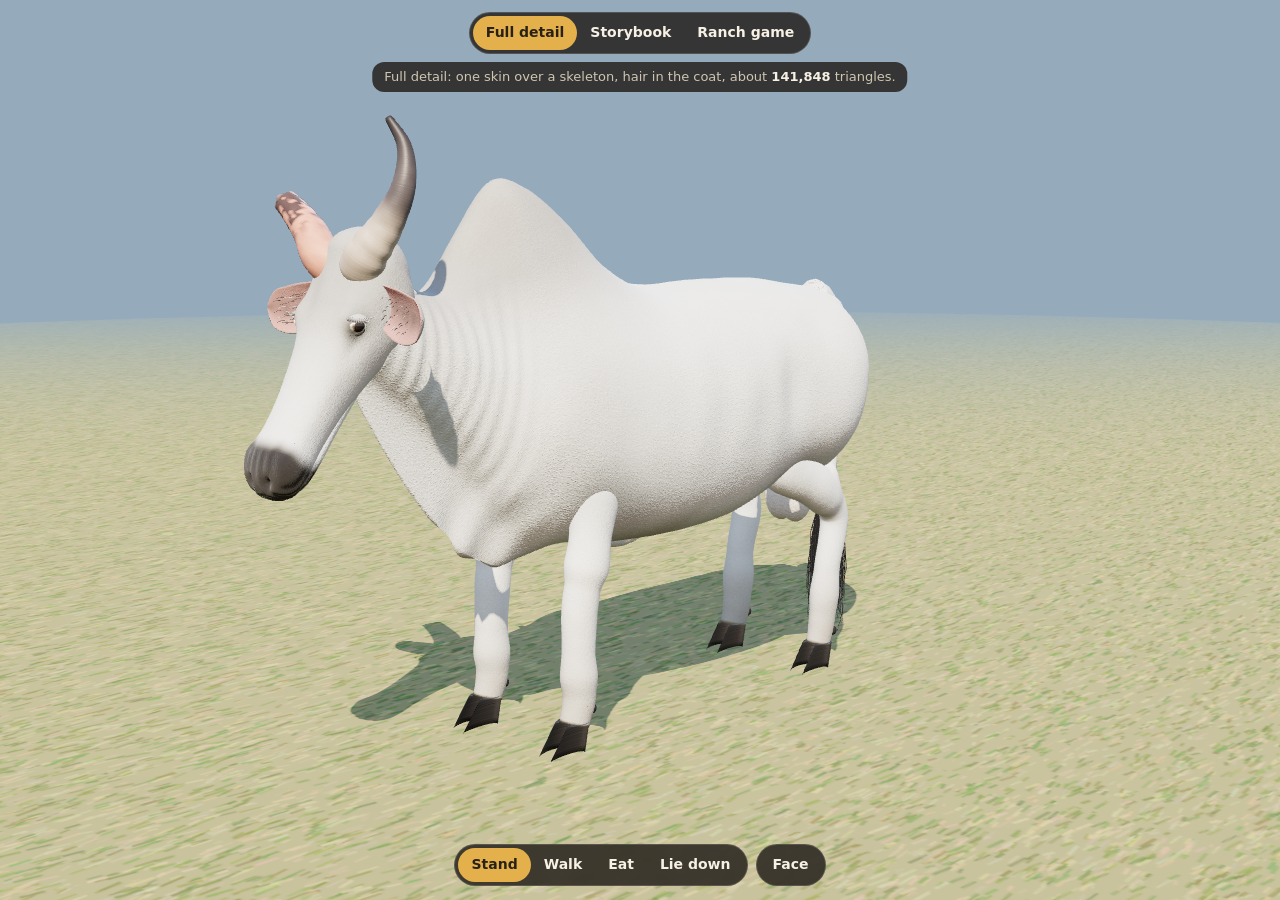
<file: animal-3d-models/viewer/henry.html>
<!doctype html>
<html lang="en">
<head>
<meta charset="utf-8">
<meta name="viewport" content="width=device-width, initial-scale=1, maximum-scale=1, viewport-fit=cover">
<title>Henry Three Ways</title>
<style>
/* Henry in three looks, turned by hand. Layout: the animal fills the screen; the looks on top, the moves at the bottom. */
:root {
  --ink: #f6f1e4; --ink-dim: #cfc6b2; --panel: rgba(32, 28, 24, 0.82); --edge: rgba(246, 241, 228, 0.16);
  --hay: #e3b04b; --hay-ink: #2a2116; --font: ui-rounded, "SF Pro Rounded", "Segoe UI", system-ui, -apple-system, Roboto, sans-serif;
  color-scheme: dark;
}
html, body { height: 100%; margin: 0; background: #2a2622; overflow: hidden; }
body { font: 15px/1.4 var(--font); color: var(--ink); -webkit-tap-highlight-color: transparent; }
#view { position: fixed; inset: 0; width: 100%; height: 100%; display: block; touch-action: none; }
button { font: inherit; color: inherit; cursor: pointer; }
button:focus-visible { outline: 2px solid var(--hay); outline-offset: 2px; }
.bar { position: fixed; left: 0; right: 0; display: flex; justify-content: center; gap: 8px; padding: 0 12px; pointer-events: none; flex-wrap: wrap; }
#looks { top: calc(env(safe-area-inset-top, 0px) + 12px); }
#moves { bottom: calc(env(safe-area-inset-bottom, 0px) + 14px); }
.seg { display: flex; background: var(--panel); border: 1px solid var(--edge); border-radius: 999px; padding: 3px; pointer-events: auto; backdrop-filter: blur(6px); -webkit-backdrop-filter: blur(6px); }
.seg button { border: 0; background: none; border-radius: 999px; padding: 7px 13px; font-weight: 600; font-size: 14px; }
.seg button[aria-pressed="true"] { background: var(--hay); color: var(--hay-ink); }
#about { position: fixed; left: 50%; top: calc(env(safe-area-inset-top, 0px) + 62px); transform: translateX(-50%); width: max-content; max-width: calc(100% - 32px);
  background: var(--panel); border-radius: 12px; padding: 6px 12px; font-size: 13px; color: var(--ink-dim); text-align: center; pointer-events: none; }
#about b { color: var(--ink); font-weight: 600; }
#busy { position: fixed; inset: 0; display: grid; place-items: center; font-size: 17px; font-weight: 600; background: rgba(42, 38, 34, 0.55); }
#busy[hidden] { display: none; }
@media (max-width: 380px) { .seg button { padding: 7px 10px; font-size: 13px; } }
</style>
</head>
<body>
<canvas id="view"></canvas>
<div id="looks" class="bar"><div class="seg" role="group" aria-label="Look">
  <button data-look="hd" aria-pressed="true">Full detail</button><button data-look="storybook" aria-pressed="false">Storybook</button><button data-look="game" aria-pressed="false">Ranch game</button>
</div></div>
<div id="about"></div>
<div id="moves" class="bar">
  <div class="seg" role="group" aria-label="What he does">
    <button data-act="stand" aria-pressed="true">Stand</button><button data-act="walk" aria-pressed="false">Walk</button><button data-act="eat" aria-pressed="false">Eat</button><button data-act="lie" aria-pressed="false">Lie down</button>
  </div>
  <div class="seg"><button id="faceBtn" aria-pressed="false">Face</button></div>
</div>
<div id="busy">Building Henry…</div>
<script src="../vendor/three.r128.min.js"></script>
<script src="../zebu-cattle/zebu.js"></script>
<script src="../zebu-cattle/zebu-moves.js"></script>
<script src="../zebu-cattle/zebu-hd.js"></script>
<script src="henry.js"></script>
</body>
</html>
</file>
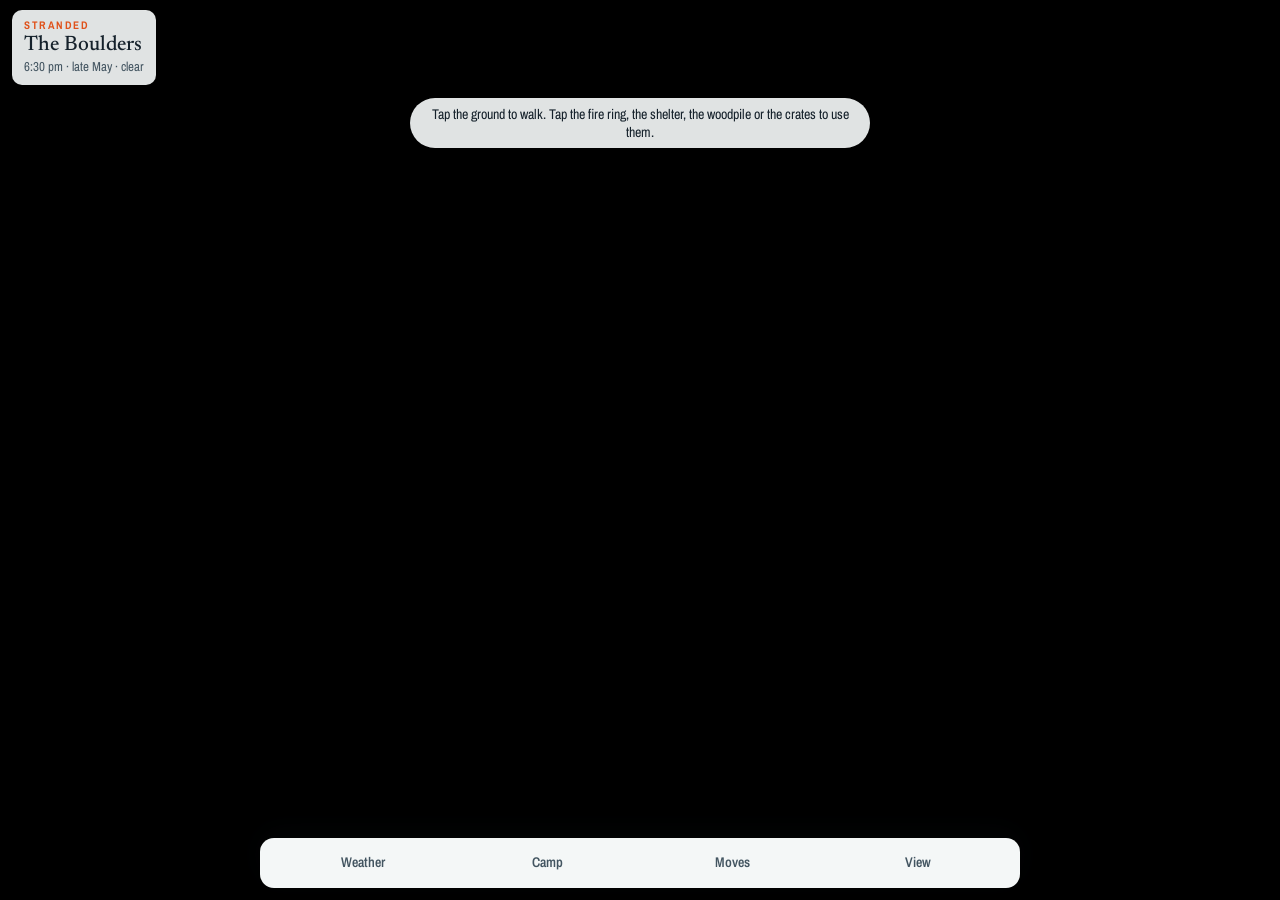
<file: the-clearing-stranded/living/camp-alive.html>
<!doctype html>
<html lang="en">
<head>
<meta charset="utf-8">
<meta name="viewport" content="width=device-width, initial-scale=1, viewport-fit=cover">
<title>Stranded Living Camp</title>
<meta name="description" content="The camp at the boulders, alive: the painting with the survivor, the fire, the shelter and the wildlife made in code.">
<link rel="stylesheet" href="https://fonts.googleapis.com/css2?family=Archivo+Narrow:wght@400;500;600;700&amp;family=Newsreader:ital,opsz,wght@0,6..72,400;0,6..72,500;1,6..72,400&amp;display=swap">
<link rel="stylesheet" href="camp-alive.css">
</head>
<body>
<main id="app">
  <canvas id="stage" aria-label="The camp at the boulders. Tap the ground to walk there."></canvas>
  <div class="loading" id="loading">Painting the camp…</div>
  <header class="top">
    <span class="kicker">Stranded</span>
    <h1>The Boulders</h1>
    <span class="clock" id="clock">6:30 pm · late May · clear</span>
  </header>
  <p class="say" id="say">Tap the ground to walk. Tap the fire ring, the shelter, the woodpile or the crates to use them.</p>
  <section class="sheet" aria-label="Controls">
    <div class="tabs" role="tablist">
      <button role="tab" id="t-sky" aria-selected="false" data-tab="sky">Weather</button>
      <button role="tab" id="t-camp" aria-selected="false" data-tab="camp">Camp</button>
      <button role="tab" id="t-moves" aria-selected="false" data-tab="moves">Moves</button>
      <button role="tab" id="t-view" aria-selected="false" data-tab="view">View</button>
    </div>
    <div class="panel" id="p-sky" role="tabpanel" hidden>
      <div class="row"><span class="label">Hour</span>
        <div class="hour"><input type="range" id="hour" min="0" max="24" step="0.05" value="18.5" aria-label="Hour of the day"><output id="hourOut">6:30 pm</output></div>
        <div class="chips"><button id="clockRuns" aria-pressed="true">Clock runs (a day in six minutes)</button></div>
      </div>
      <div class="row"><span class="label">Season</span><div class="seg" id="season"></div></div>
      <div class="row"><span class="label">Weather</span><div class="seg" id="weather"></div></div>
    </div>
    <div class="panel" id="p-camp" role="tabpanel" hidden>
      <div class="row"><span class="label">Fire</span><div class="seg" id="fire"></div></div>
      <div class="row"><span class="label">Shelter</span><div class="seg" id="shelter"></div></div>
      <div class="row"><span class="label">Built and stored</span><div class="chips" id="builds"></div></div>
    </div>
    <div class="panel" id="p-moves" role="tabpanel" hidden>
      <div class="row"><span class="label">Do it now</span><div class="chips" id="moves"></div></div>
      <div class="row"><span class="label">How they feel</span><div class="chips" id="feel"></div></div>
    </div>
    <div class="panel" id="p-view" role="tabpanel" hidden>
      <div class="row"><span class="label">Camera</span><div class="seg" id="zoom"></div></div>
      <div class="row"><span class="label">Who is here</span><div class="chips" id="who"></div></div>
      <div class="row"><span class="label">Under the hood</span><div class="chips" id="debug"></div><p class="stats" id="stats"></p></div>
      <p class="note">Only the painting is a picture. The survivor, the fire, the shelter, the animals, the moving grass and every bit of weather and light are made in code.</p>
    </div>
  </section>
</main>
<script src="vendor/three.r128.min.js"></script>
<script src="trace.js"></script>
<script src="merge.js"></script>
<script src="traces/camp.js"></script>
<script src="stage.js"></script>
<script src="survivor.js"></script>
<script src="camp.js"></script>
<script src="life.js"></script>
<script src="walker.js"></script>
<script src="camp-alive.js"></script>
</body>
</html>
</file>
<file: the-clearing-stranded/living/camp-alive.css>
/* Stranded, the camp alive: the bench page's look. The game's own field book (index.html): cool map paper, slate ink,
   and blaze orange for whatever is chosen. */
:root{
  --paper:#e7eced; --sheet:#f4f7f7; --sheet-a:rgba(244,247,247,.92); --ink:#15212b; --ink-2:#435561; --ink-3:#5d6f7a;
  --rule:#bfcbd0; --chip:#e3eaec; --blaze:#e0521b; --blaze-ink:#ffffff; --night:#0b1014;
  --shadow:0 -8px 30px rgba(15,25,32,.18);
  --font-ui:"Archivo Narrow","Arial Narrow","Roboto Condensed","Helvetica Neue",Arial,sans-serif;
  --font-text:"Newsreader",Georgia,"Times New Roman",serif;
}
@media (prefers-color-scheme: dark){
  :root:not([data-theme="light"]){
    --paper:#0f1518; --sheet:#182227; --sheet-a:rgba(24,34,39,.92); --ink:#e2e9eb; --ink-2:#a9b8bf; --ink-3:#8496a0;
    --rule:#2c3a41; --chip:#22303a; --blaze:#ff6b35; --blaze-ink:#10161a; --shadow:0 -8px 30px rgba(0,0,0,.5); color-scheme:dark;
  }
}
:root[data-theme="dark"]{
  --paper:#0f1518; --sheet:#182227; --sheet-a:rgba(24,34,39,.92); --ink:#e2e9eb; --ink-2:#a9b8bf; --ink-3:#8496a0;
  --rule:#2c3a41; --chip:#22303a; --blaze:#ff6b35; --blaze-ink:#10161a; --shadow:0 -8px 30px rgba(0,0,0,.5); color-scheme:dark;
}
*{box-sizing:border-box}
[hidden]{display:none!important}
html,body{height:100%;margin:0}
body{background:var(--night);color:var(--ink);font-family:var(--font-ui);font-size:15px;line-height:1.3;overflow:hidden;overscroll-behavior:none}
button{font:inherit;color:inherit;background:none;border:0;padding:0;cursor:pointer;touch-action:manipulation;-webkit-tap-highlight-color:transparent}
:focus-visible{outline:2px solid var(--blaze);outline-offset:2px}

#app{position:fixed;inset:0;overflow:hidden}
#stage{position:absolute;inset:0;width:100%;height:100%;display:block;touch-action:none}

/* the place's name and the hour, top left */
.top{position:absolute;left:12px;top:calc(10px + env(safe-area-inset-top,0px));display:flex;flex-direction:column;gap:2px;padding:8px 12px 9px;
  background:var(--sheet-a);border-radius:10px;box-shadow:0 2px 12px rgba(0,0,0,.18);max-width:calc(100% - 24px);pointer-events:none}
.top .kicker{font-size:11px;font-weight:700;letter-spacing:.14em;text-transform:uppercase;color:var(--blaze)}
.top h1{margin:0;font-family:var(--font-text);font-weight:500;font-size:21px;line-height:1.1;text-wrap:balance}
.top .clock{font-size:13px;color:var(--ink-2);font-variant-numeric:tabular-nums}

/* what the survivor is doing, or how to start */
.say{position:absolute;left:50%;transform:translateX(-50%);top:calc(84px + env(safe-area-inset-top,0px));max-width:min(92%,460px);padding:7px 12px;border-radius:999px;
  background:var(--sheet-a);color:var(--ink);font-size:14px;text-align:center;box-shadow:0 2px 10px rgba(0,0,0,.18);transition:opacity .4s;pointer-events:none}
.say[data-off]{opacity:0}

/* the controls, in a sheet at the bottom */
.sheet{position:absolute;left:0;right:0;bottom:0;margin:0 auto;max-width:760px;background:var(--sheet);box-shadow:var(--shadow);border-radius:14px 14px 0 0;
  padding:6px 12px calc(8px + env(safe-area-inset-bottom,0px))}
.tabs{display:flex;gap:4px}
.tabs button{flex:1;min-width:0;padding:9px 4px;border-radius:8px;font-weight:600;font-size:14px;color:var(--ink-2);text-align:center;white-space:nowrap;overflow:hidden;text-overflow:ellipsis}
.tabs button[aria-selected="true"]{background:var(--chip);color:var(--ink)}
.panel{display:flex;flex-direction:column;gap:10px;padding:8px 2px 4px;max-height:min(46vh,340px);overflow-y:auto}
.row{display:flex;flex-direction:column;gap:5px}
.row > .label{font-size:11px;font-weight:700;letter-spacing:.1em;text-transform:uppercase;color:var(--ink-3)}
.seg,.chips{display:flex;flex-wrap:wrap;gap:6px}
.seg button,.chips button{padding:7px 11px;border-radius:999px;background:var(--chip);font-size:14px;font-weight:500;min-height:34px}
.seg button[aria-pressed="true"],.chips button[aria-pressed="true"]{background:var(--blaze);color:var(--blaze-ink)}
.chips button.act:active{background:var(--blaze);color:var(--blaze-ink)}
.hour{display:flex;align-items:center;gap:10px}
.hour input{flex:1;min-width:0;accent-color:var(--blaze)}
.hour output{min-width:62px;text-align:right;font-variant-numeric:tabular-nums;font-weight:600}
.note{font-family:var(--font-text);font-size:14px;color:var(--ink-2);line-height:1.4;max-width:60ch}
.stats{font-size:12px;color:var(--ink-3);font-variant-numeric:tabular-nums}
.loading{position:absolute;inset:0;display:grid;place-items:center;color:#cfd8dc;font-family:var(--font-text);font-size:18px;background:var(--night)}
.loading[hidden]{display:none}
@media (prefers-reduced-motion: reduce){ .say{transition:none} }
@media (min-width:900px){ .sheet{bottom:12px;border-radius:14px} }
</file>
